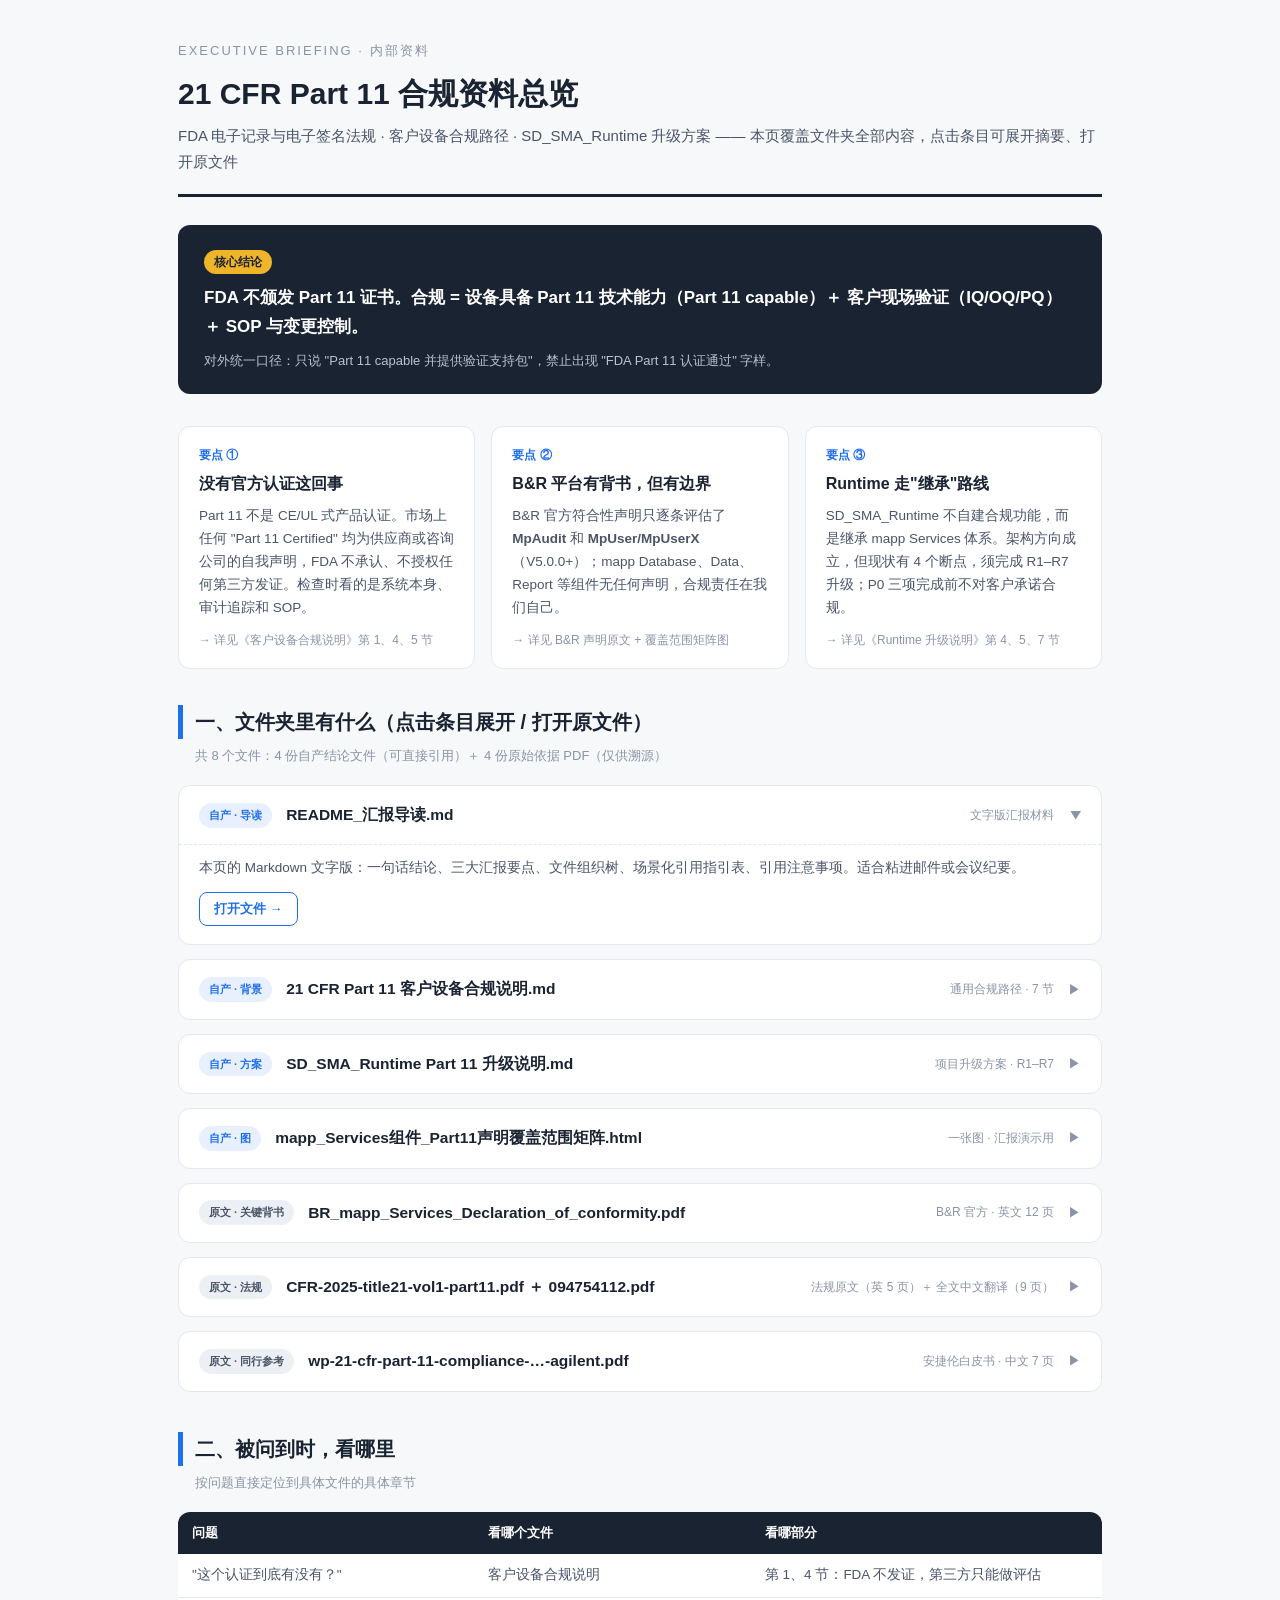
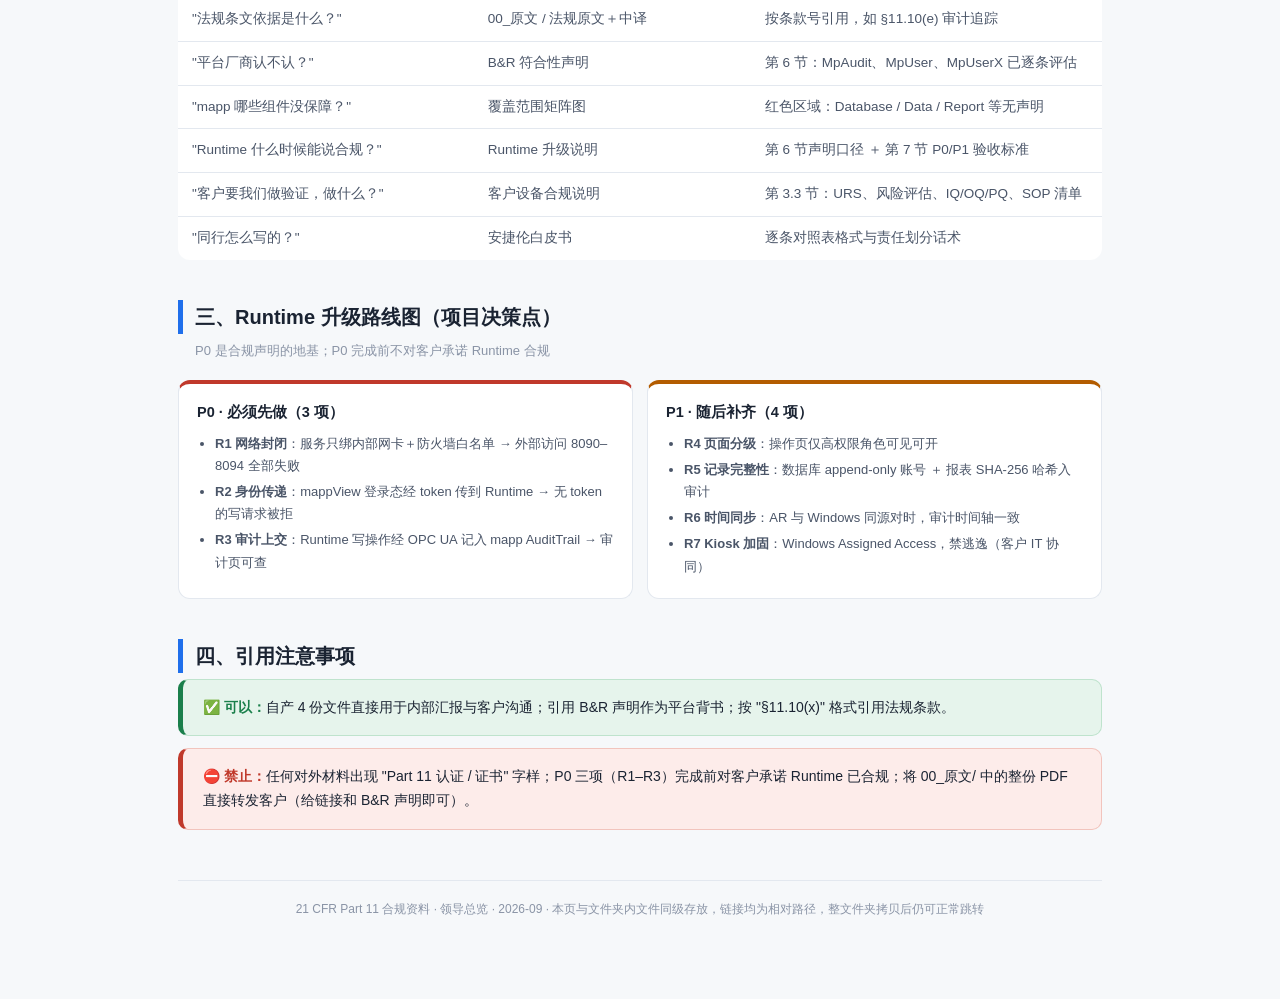
<file: FDA21Cfr11/领导总览_21CFR_Part11.html>
<!DOCTYPE html>
<html lang="zh-CN">
<head>
<meta charset="UTF-8">
<meta name="viewport" content="width=device-width, initial-scale=1.0">
<title>21 CFR Part 11 合规资料总览 · 领导版</title>
<style>
  :root{
    --ink:#1a2332; --ink2:#4a5568; --ink3:#8a94a6;
    --line:#e3e8ef; --bg:#f6f8fa; --card:#ffffff;
    --accent:#1f6feb; --accent-soft:#e8f0fe;
    --green:#1a7f4b; --green-soft:#e6f4ec;
    --amber:#b35c00; --amber-soft:#fdf1e3;
    --red:#c0392b; --red-soft:#fdecea;
  }
  *{margin:0;padding:0;box-sizing:border-box}
  body{font-family:"Microsoft YaHei","PingFang SC","Segoe UI",sans-serif;background:var(--bg);color:var(--ink);line-height:1.7}
  .wrap{max-width:980px;margin:0 auto;padding:40px 28px 80px}

  /* 头部 */
  header{border-bottom:3px solid var(--ink);padding-bottom:20px;margin-bottom:28px}
  .kicker{font-size:13px;letter-spacing:2px;color:var(--ink3);text-transform:uppercase}
  h1{font-size:30px;margin:6px 0 4px}
  .sub{color:var(--ink2);font-size:15px}

  /* 结论横幅 */
  .verdict{background:var(--ink);color:#fff;border-radius:12px;padding:22px 26px;margin-bottom:32px}
  .verdict .tag{display:inline-block;background:#f0b429;color:#1a2332;font-size:12px;font-weight:700;padding:2px 10px;border-radius:20px;margin-bottom:10px}
  .verdict p{font-size:17px;font-weight:600}
  .verdict small{display:block;margin-top:8px;color:#b8c2d0;font-size:13px;font-weight:400}

  /* 三卡片 */
  .cards{display:grid;grid-template-columns:repeat(3,1fr);gap:16px;margin-bottom:36px}
  .card{background:var(--card);border:1px solid var(--line);border-radius:12px;padding:18px 20px}
  .card .no{font-size:12px;font-weight:700;color:var(--accent)}
  .card h3{font-size:16px;margin:4px 0 8px}
  .card p{font-size:13.5px;color:var(--ink2)}
  .card .src{margin-top:10px;font-size:12px;color:var(--ink3)}

  /* 章节 */
  section{margin-bottom:40px}
  h2{font-size:20px;margin-bottom:6px;padding-left:12px;border-left:5px solid var(--accent)}
  .h2note{font-size:13px;color:var(--ink3);margin:4px 0 18px;padding-left:17px}

  /* 文件条目 */
  .doc{background:var(--card);border:1px solid var(--line);border-radius:12px;margin-bottom:14px;overflow:hidden}
  .doc-head{display:flex;align-items:center;gap:14px;padding:16px 20px;cursor:pointer;user-select:none}
  .doc-head:hover{background:#f0f4f9}
  .badge{flex:none;font-size:11px;font-weight:700;padding:3px 10px;border-radius:20px;white-space:nowrap}
  .b-core{background:var(--accent-soft);color:var(--accent)}
  .b-src{background:#eceff3;color:var(--ink2)}
  .doc-head h3{font-size:15.5px;flex:1}
  .doc-head .meta{font-size:12px;color:var(--ink3);white-space:nowrap}
  .doc-head .arrow{flex:none;color:var(--ink3);transition:transform .2s;font-size:13px}
  .doc.open .arrow{transform:rotate(90deg)}
  .doc-body{display:none;padding:0 20px 18px;border-top:1px dashed var(--line)}
  .doc.open .doc-body{display:block}
  .doc-body p{font-size:13.5px;color:var(--ink2);margin-top:12px}
  .doc-body ul{font-size:13.5px;color:var(--ink2);margin:8px 0 0 18px}
  .doc-body li{margin:3px 0}
  .open-link{display:inline-block;margin-top:12px;font-size:13px;font-weight:600;color:var(--accent);text-decoration:none;border:1px solid var(--accent);padding:5px 14px;border-radius:8px}
  .open-link:hover{background:var(--accent);color:#fff}

  /* 场景表 */
  table{width:100%;border-collapse:collapse;background:var(--card);border-radius:12px;overflow:hidden;font-size:13.5px}
  th{background:var(--ink);color:#fff;text-align:left;padding:10px 14px;font-size:13px}
  td{padding:10px 14px;border-bottom:1px solid var(--line);color:var(--ink2);vertical-align:top}
  tr:last-child td{border-bottom:none}
  td a{color:var(--accent);text-decoration:none;font-weight:600}
  td a:hover{text-decoration:underline}

  /* 警示条 */
  .warn{background:var(--red-soft);border:1px solid #f2c4bd;border-left:5px solid var(--red);border-radius:10px;padding:16px 20px;font-size:14px}
  .warn b{color:var(--red)}
  .ok{background:var(--green-soft);border:1px solid #bfe3cd;border-left:5px solid var(--green);border-radius:10px;padding:16px 20px;font-size:14px;margin-bottom:12px}
  .ok b{color:var(--green)}

  /* 路线图 */
  .road{display:grid;grid-template-columns:1fr 1fr;gap:14px}
  .phase{background:var(--card);border:1px solid var(--line);border-radius:12px;padding:16px 18px}
  .phase h4{font-size:14.5px;margin-bottom:8px}
  .phase.p0{border-top:4px solid var(--red)}
  .phase.p1{border-top:4px solid var(--amber)}
  .phase ul{margin-left:18px;font-size:13px;color:var(--ink2)}
  .phase li{margin:4px 0}

  footer{margin-top:50px;padding-top:18px;border-top:1px solid var(--line);font-size:12px;color:var(--ink3);text-align:center}
  @media(max-width:760px){.cards,.road{grid-template-columns:1fr}}
  @media print{.doc-body{display:block}.open-link{display:none}body{background:#fff}}
</style>
</head>
<body>
<div class="wrap">

<header>
  <div class="kicker">EXECUTIVE BRIEFING · 内部资料</div>
  <h1>21 CFR Part 11 合规资料总览</h1>
  <div class="sub">FDA 电子记录与电子签名法规 · 客户设备合规路径 · SD_SMA_Runtime 升级方案 —— 本页覆盖文件夹全部内容，点击条目可展开摘要、打开原文件</div>
</header>

<div class="verdict">
  <span class="tag">核心结论</span>
  <p>FDA 不颁发 Part 11 证书。合规 = 设备具备 Part 11 技术能力（Part 11 capable）＋ 客户现场验证（IQ/OQ/PQ）＋ SOP 与变更控制。</p>
  <small>对外统一口径：只说 "Part 11 capable 并提供验证支持包"，禁止出现 "FDA Part 11 认证通过" 字样。</small>
</div>

<div class="cards">
  <div class="card">
    <div class="no">要点 ①</div>
    <h3>没有官方认证这回事</h3>
    <p>Part 11 不是 CE/UL 式产品认证。市场上任何 "Part 11 Certified" 均为供应商或咨询公司的自我声明，FDA 不承认、不授权任何第三方发证。检查时看的是系统本身、审计追踪和 SOP。</p>
    <div class="src">→ 详见《客户设备合规说明》第 1、4、5 节</div>
  </div>
  <div class="card">
    <div class="no">要点 ②</div>
    <h3>B&R 平台有背书，但有边界</h3>
    <p>B&R 官方符合性声明只逐条评估了 <b>MpAudit</b> 和 <b>MpUser/MpUserX</b>（V5.0.0+）；mapp Database、Data、Report 等组件无任何声明，合规责任在我们自己。</p>
    <div class="src">→ 详见 B&R 声明原文 + 覆盖范围矩阵图</div>
  </div>
  <div class="card">
    <div class="no">要点 ③</div>
    <h3>Runtime 走"继承"路线</h3>
    <p>SD_SMA_Runtime 不自建合规功能，而是继承 mapp Services 体系。架构方向成立，但现状有 4 个断点，须完成 R1–R7 升级；P0 三项完成前不对客户承诺合规。</p>
    <div class="src">→ 详见《Runtime 升级说明》第 4、5、7 节</div>
  </div>
</div>

<!-- ============ 文件全览 ============ -->
<section>
<h2>一、文件夹里有什么（点击条目展开 / 打开原文件）</h2>
<div class="h2note">共 8 个文件：4 份自产结论文件（可直接引用）＋ 4 份原始依据 PDF（仅供溯源）</div>

<div class="doc open">
  <div class="doc-head"><span class="badge b-core">自产 · 导读</span><h3>README_汇报导读.md</h3><span class="meta">文字版汇报材料</span><span class="arrow">▶</span></div>
  <div class="doc-body">
    <p>本页的 Markdown 文字版：一句话结论、三大汇报要点、文件组织树、场景化引用指引表、引用注意事项。适合粘进邮件或会议纪要。</p>
    <a class="open-link" href="README_汇报导读.md">打开文件 →</a>
  </div>
</div>

<div class="doc">
  <div class="doc-head"><span class="badge b-core">自产 · 背景</span><h3>21 CFR Part 11 客户设备合规说明.md</h3><span class="meta">通用合规路径 · 7 节</span><span class="arrow">▶</span></div>
  <div class="doc-body">
    <p>回答"Part 11 到底是什么、谁要满足、设备商和客户各自做什么、第三方机构能做什么"。</p>
    <ul>
      <li><b>第 1 节</b>：Part 11 定义，FDA 窄解释，"不是认证体系"的依据</li>
      <li><b>第 2 节</b>：适用判定——predicate rule（21 CFR 211/820/58）+ 实际依赖电子记录</li>
      <li><b>第 3 节</b>：落地六步路径；设备侧技术能力对照表（§11.10 条款级）；IQ/OQ/PQ 交付物清单</li>
      <li><b>第 4 节</b>：第三方机构全景（SGS/TÜV/CSV 咨询），能做评估不能发证</li>
      <li><b>第 5 节</b>：与 510(k)、ISO 13485、EU Annex 11 的区别对照表</li>
      <li><b>第 6 节</b>：对外口径 + 客户侧最短闭环 5 步</li>
    </ul>
    <a class="open-link" href="21%20CFR%20Part%2011%20客户设备合规说明.md">打开文件 →</a>
  </div>
</div>

<div class="doc">
  <div class="doc-head"><span class="badge b-core">自产 · 方案</span><h3>SD_SMA_Runtime Part 11 升级说明.md</h3><span class="meta">项目升级方案 · R1–R7</span><span class="arrow">▶</span></div>
  <div class="doc-body">
    <p>回答"Runtime 如何继承 mapp Services 已有的合规能力"。客户架构：Hypervisor 同一工控机上 AR 侧跑 mapp Services，Windows 侧 mappView 全屏锁定为唯一入口，Runtime 网页经 WebViewer 分权呈现。</p>
    <ul>
      <li><b>继承了什么</b>：账号权限、密码策略、审计追踪、电子签名全部由 mapp UserX/AuditTrail 承担，Runtime 不重复自建</li>
      <li><b>四个断点</b>：A 网络旁路（8090–8094 端口可直连）／B 操作无归属（Runtime 不知道是哪个用户）／C 审计断链（Runtime 操作不入 mapp 审计）／D 自有记录不受控（数据、报表、时钟）</li>
      <li><b>升级项</b>：R1 网络封闭、R2 身份传递、R3 审计上交（P0）；R4 页面分级、R5 记录完整性、R6 时间同步、R7 Kiosk 加固（P1）</li>
      <li><b>第 6 节</b>：升级完成后对客户/审计方的标准声明口径（可直接引用）</li>
    </ul>
    <a class="open-link" href="SD_SMA_Runtime%20Part%2011%20升级说明.md">打开文件 →</a>
  </div>
</div>

<div class="doc">
  <div class="doc-head"><span class="badge b-core">自产 · 图</span><h3>mapp_Services组件_Part11声明覆盖范围矩阵.html</h3><span class="meta">一张图 · 汇报演示用</span><span class="arrow">▶</span></div>
  <div class="doc-body">
    <p>三档展示 mapp Services 全部组件与 B&R 声明的关系：</p>
    <ul>
      <li><b>绿色（已评估）</b>：MpAudit、MpUser/MpUserX —— B&R 官方逐条评估</li>
      <li><b>灰色（间接覆盖）</b>：AlarmX、Recipe、File、IO、PackML、CodeBox、Backup、OPC UA —— 可挂 MpAudit 事件，须显式配置</li>
      <li><b>红色（无声明）</b>：mapp Database、Data、Report、OEE/Energy、Sequence、Tweet —— 责任全在企业侧</li>
    </ul>
    <a class="open-link" href="mapp_Services组件_Part11声明覆盖范围矩阵.html">打开文件 →</a>
  </div>
</div>

<div class="doc">
  <div class="doc-head"><span class="badge b-src">原文 · 关键背书</span><h3>BR_mapp_Services_Declaration_of_conformity.pdf</h3><span class="meta">B&R 官方 · 英文 12 页</span><span class="arrow">▶</span></div>
  <div class="doc-body">
    <p>B&R 出具的 mapp Services 符合性声明，是我们对客户最有力的平台级背书。核心内容：MpAudit、MpUser、MpUserX 的功能性要求"已满足"，但明确指出<b>合规运营的前提是客户落实组织措施和 SOP</b>——这与我们的整体口径完全一致。</p>
    <a class="open-link" href="00_原文/BR_mapp_Services_Declaration_of_conformity.pdf">打开文件 →</a>
  </div>
</div>

<div class="doc">
  <div class="doc-head"><span class="badge b-src">原文 · 法规</span><h3>CFR-2025-title21-vol1-part11.pdf ＋ 094754112.pdf</h3><span class="meta">法规原文（英 5 页）＋ 全文中文翻译（9 页）</span><span class="arrow">▶</span></div>
  <div class="doc-body">
    <p>eCFR 2025 版 Part 11 全文（Subpart A 总则 / B 电子记录 / C 电子签名）及其中文全译。引用条款时按 "§11.10(d)" 格式，先查英文原文、再用中文翻译核对理解。</p>
    <a class="open-link" href="00_原文/CFR-2025-title21-vol1-part11.pdf">英文原文 →</a>
    <a class="open-link" href="00_原文/094754112.pdf">中文翻译 →</a>
  </div>
</div>

<div class="doc">
  <div class="doc-head"><span class="badge b-src">原文 · 同行参考</span><h3>wp-21-cfr-part-11-compliance-…-agilent.pdf</h3><span class="meta">安捷伦白皮书 · 中文 7 页</span><span class="arrow">▶</span></div>
  <div class="doc-body">
    <p>安捷伦为其 ACE 软件写的 Part 11 白皮书，逐条对照法规说明软件如何支持合规。两点价值：① 话术参考——"客户组织有责任确保功能得到妥善使用"正是行业通行的责任划分表述；② 结构参考——其附录逐条对照表可作为我们对外文档的格式模板。</p>
    <a class="open-link" href="00_原文/wp-21-cfr-part-11-compliance-ace-5994-7773zh-cn-agilent.pdf">打开文件 →</a>
  </div>
</div>
</section>

<!-- ============ 场景导航 ============ -->
<section>
<h2>二、被问到时，看哪里</h2>
<div class="h2note">按问题直接定位到具体文件的具体章节</div>
<table>
  <tr><th style="width:32%">问题</th><th style="width:30%">看哪个文件</th><th>看哪部分</th></tr>
  <tr><td>"这个认证到底有没有？"</td><td>客户设备合规说明</td><td>第 1、4 节：FDA 不发证，第三方只能做评估</td></tr>
  <tr><td>"法规条文依据是什么？"</td><td>00_原文 / 法规原文＋中译</td><td>按条款号引用，如 §11.10(e) 审计追踪</td></tr>
  <tr><td>"平台厂商认不认？"</td><td>B&R 符合性声明</td><td>第 6 节：MpAudit、MpUser、MpUserX 已逐条评估</td></tr>
  <tr><td>"mapp 哪些组件没保障？"</td><td>覆盖范围矩阵图</td><td>红色区域：Database / Data / Report 等无声明</td></tr>
  <tr><td>"Runtime 什么时候能说合规？"</td><td>Runtime 升级说明</td><td>第 6 节声明口径 ＋ 第 7 节 P0/P1 验收标准</td></tr>
  <tr><td>"客户要我们做验证，做什么？"</td><td>客户设备合规说明</td><td>第 3.3 节：URS、风险评估、IQ/OQ/PQ、SOP 清单</td></tr>
  <tr><td>"同行怎么写的？"</td><td>安捷伦白皮书</td><td>逐条对照表格式与责任划分话术</td></tr>
</table>
</section>

<!-- ============ 升级路线图 ============ -->
<section>
<h2>三、Runtime 升级路线图（项目决策点）</h2>
<div class="h2note">P0 是合规声明的地基；P0 完成前不对客户承诺 Runtime 合规</div>
<div class="road">
  <div class="phase p0">
    <h4>P0 · 必须先做（3 项）</h4>
    <ul>
      <li><b>R1 网络封闭</b>：服务只绑内部网卡＋防火墙白名单 → 外部访问 8090–8094 全部失败</li>
      <li><b>R2 身份传递</b>：mappView 登录态经 token 传到 Runtime → 无 token 的写请求被拒</li>
      <li><b>R3 审计上交</b>：Runtime 写操作经 OPC UA 记入 mapp AuditTrail → 审计页可查</li>
    </ul>
  </div>
  <div class="phase p1">
    <h4>P1 · 随后补齐（4 项）</h4>
    <ul>
      <li><b>R4 页面分级</b>：操作页仅高权限角色可见可开</li>
      <li><b>R5 记录完整性</b>：数据库 append-only 账号 ＋ 报表 SHA-256 哈希入审计</li>
      <li><b>R6 时间同步</b>：AR 与 Windows 同源对时，审计时间轴一致</li>
      <li><b>R7 Kiosk 加固</b>：Windows  Assigned Access，禁逃逸（客户 IT 协同）</li>
    </ul>
  </div>
</div>
</section>

<!-- ============ 注意事项 ============ -->
<section>
<h2>四、引用注意事项</h2>
<div class="ok">✅ <b>可以：</b>自产 4 份文件直接用于内部汇报与客户沟通；引用 B&R 声明作为平台背书；按 "§11.10(x)" 格式引用法规条款。</div>
<div class="warn">⛔ <b>禁止：</b>任何对外材料出现 "Part 11 认证 / 证书" 字样；P0 三项（R1–R3）完成前对客户承诺 Runtime 已合规；将 00_原文/ 中的整份 PDF 直接转发客户（给链接和 B&R 声明即可）。</div>
</section>

<footer>21 CFR Part 11 合规资料 · 领导总览 · 2026-09 · 本页与文件夹内文件同级存放，链接均为相对路径，整文件夹拷贝后仍可正常跳转</footer>
</div>

<script>
document.querySelectorAll('.doc-head').forEach(function(h){
  h.addEventListener('click',function(){h.parentElement.classList.toggle('open')});
});
</script>
</body>
</html>
</file>
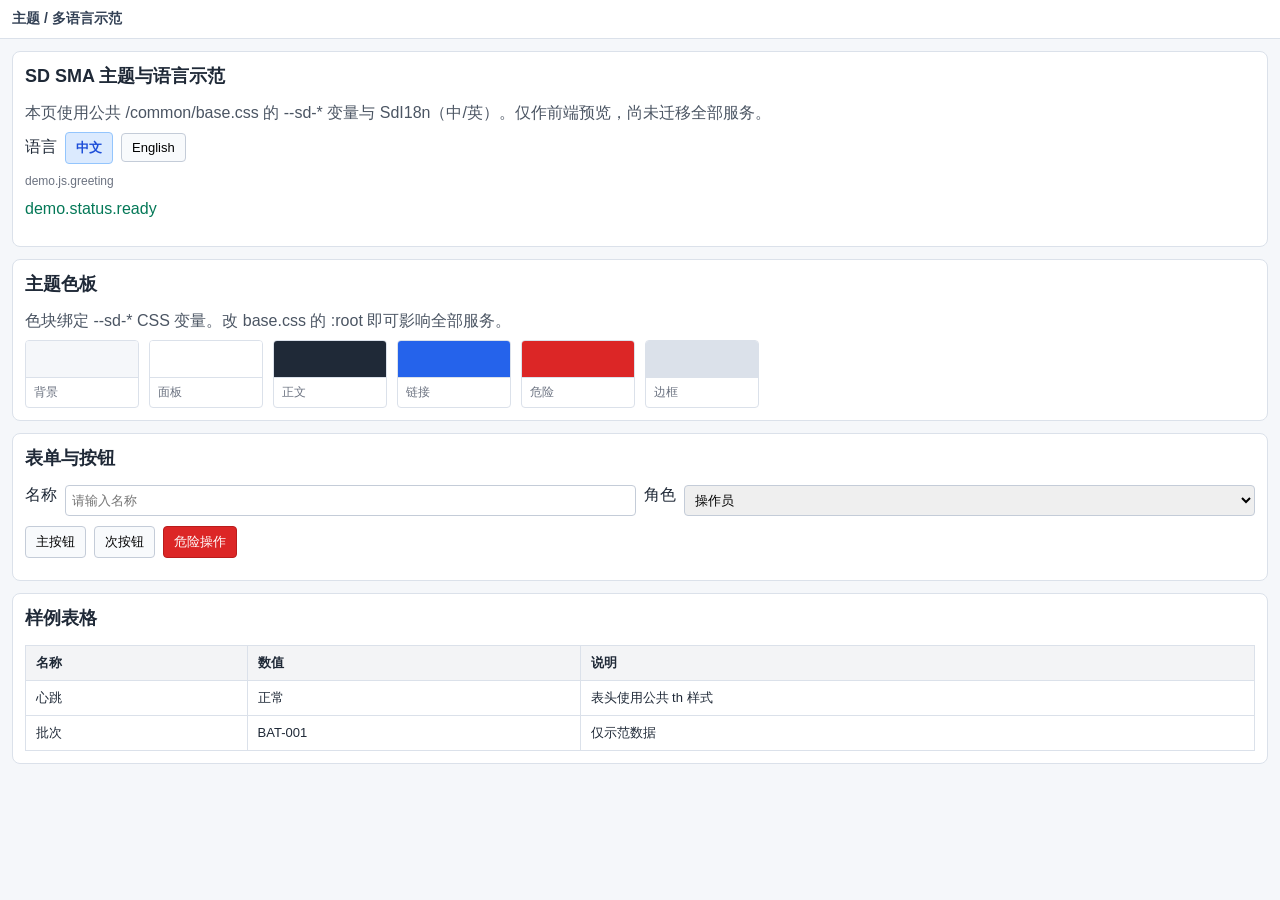
<file: _Prj/SD_SMA_COMMON/sd_sma_common/web/demo_theme_i18n.html>
<!doctype html>
<html lang="zh-CN">
  <head>
    <meta charset="UTF-8" />
    <meta name="viewport" content="width=device-width, initial-scale=1.0" />
    <title id="demoDocTitle">SD SMA 主题与语言示范</title>
    <!-- 相对路径: 既可用 python -m http.server 从本目录打开,也可经服务 /common/ 挂载 -->
    <link rel="stylesheet" href="./base.css?v=20261021_03" />
    <link rel="stylesheet" href="./demo_theme_i18n.css?v=20261021_03" />
  </head>
  <body class="demo-page">
    <nav class="page-nav" data-i18n-aria="nav.aria" aria-label="站内导航">
      <span class="page-nav-current" data-i18n="demo.nav.current">主题 / 多语言示范</span>
    </nav>

    <div class="layout layout-stack">
      <section class="panel">
        <h2 data-i18n="demo.title">SD SMA 主题与语言示范</h2>
        <p class="hint" data-i18n="demo.intro">
          本页使用公共 /common/base.css 的 --sd-* 变量与 SdI18n（中/英）。仅作前端预览，尚未迁移全部服务。
        </p>
        <div class="row demo-lang-row">
          <span class="inline-label" data-i18n="demo.lang.label">语言</span>
          <button type="button" data-demo-lang="zh" data-i18n="demo.lang.zh">中文</button>
          <button type="button" data-demo-lang="en" data-i18n="demo.lang.en">English</button>
          <span id="demoSwitchNote" class="muted"></span>
        </div>
        <p id="demoGreeting" class="muted demo-status"></p>
        <p id="demoStatus" class="ok demo-status"></p>
      </section>

      <section class="panel">
        <h2 data-i18n="demo.panel.theme.title">主题色板</h2>
        <p class="hint" data-i18n="demo.panel.theme.hint">
          色块绑定 --sd-* CSS 变量。改 base.css 的 :root 即可影响全部服务。
        </p>
        <div class="demo-swatches">
          <div class="demo-swatch">
            <div class="demo-swatch-chip" style="background: var(--sd-color-bg)"></div>
            <div class="demo-swatch-label" data-i18n="demo.token.bg">背景</div>
          </div>
          <div class="demo-swatch">
            <div class="demo-swatch-chip" style="background: var(--sd-color-panel-bg)"></div>
            <div class="demo-swatch-label" data-i18n="demo.token.panel">面板</div>
          </div>
          <div class="demo-swatch">
            <div class="demo-swatch-chip" style="background: var(--sd-color-text)"></div>
            <div class="demo-swatch-label" data-i18n="demo.token.text">正文</div>
          </div>
          <div class="demo-swatch">
            <div class="demo-swatch-chip" style="background: var(--sd-color-link)"></div>
            <div class="demo-swatch-label" data-i18n="demo.token.link">链接</div>
          </div>
          <div class="demo-swatch">
            <div class="demo-swatch-chip" style="background: var(--sd-color-danger)"></div>
            <div class="demo-swatch-label" data-i18n="demo.token.danger">危险</div>
          </div>
          <div class="demo-swatch">
            <div class="demo-swatch-chip" style="background: var(--sd-color-border)"></div>
            <div class="demo-swatch-label" data-i18n="demo.token.border">边框</div>
          </div>
        </div>
      </section>

      <section class="panel">
        <h2 data-i18n="demo.panel.form.title">表单与按钮</h2>
        <div class="row">
          <label for="demoName" data-i18n="demo.panel.form.name">名称</label>
          <input
            id="demoName"
            type="text"
            data-i18n-placeholder="demo.panel.form.namePlaceholder"
            placeholder="请输入名称"
          />
          <label for="demoRole" data-i18n="demo.panel.form.role">角色</label>
          <select id="demoRole">
            <option value="op" data-i18n="demo.panel.form.roleA">操作员</option>
            <option value="admin" data-i18n="demo.panel.form.roleB">管理员</option>
          </select>
        </div>
        <div class="row">
          <button type="button" data-i18n="demo.panel.form.submit">主按钮</button>
          <button type="button" data-i18n="demo.panel.form.reset">次按钮</button>
          <button type="button" class="danger-btn" data-i18n="demo.panel.form.danger">危险操作</button>
        </div>
      </section>

      <section class="panel">
        <h2 data-i18n="demo.panel.table.title">样例表格</h2>
        <table class="demo-table">
          <thead>
            <tr>
              <th data-i18n="demo.panel.table.col.name">名称</th>
              <th data-i18n="demo.panel.table.col.value">数值</th>
              <th data-i18n="demo.panel.table.col.note">说明</th>
            </tr>
          </thead>
          <tbody>
            <tr>
              <td data-i18n="demo.panel.table.row1.name">心跳</td>
              <td data-i18n="demo.panel.table.row1.value">正常</td>
              <td data-i18n="demo.panel.table.row1.note">表头使用公共 th 样式</td>
            </tr>
            <tr>
              <td data-i18n="demo.panel.table.row2.name">批次</td>
              <td data-i18n="demo.panel.table.row2.value">BAT-001</td>
              <td data-i18n="demo.panel.table.row2.note">仅示范数据</td>
            </tr>
          </tbody>
        </table>
      </section>
    </div>

    <script src="./zh.js?v=20261021_03"></script>
    <script src="./en.js?v=20261021_03"></script>
    <script src="./i18n.js?v=20261021_03"></script>
    <script src="./demo_theme_i18n.js?v=20261021_03"></script>
  </body>
</html>
</file>
<file: _Prj/SD_SMA_COMMON/sd_sma_common/web/base.css>
/* ============================================================
 * SD SMA 公共样式底座 (base.css)
 *
 * 所有服务页面统一引用: <link rel="stylesheet" href="/common/base.css?v=..." />
 * - 页面专属样式放各服务 static/,在 base 之后加载、可覆盖此处
 * - 调整整体风格只需改 :root 变量,全部服务生效
 * - 公共组件类(页面导航/面板/按钮/表单)只在此维护,禁止复制副本
 * ============================================================ */

:root {
  /* 颜色 */
  --sd-color-bg: #f5f7fa;
  --sd-color-text: #1f2937;
  --sd-color-panel-bg: #fff;
  --sd-color-border: #dbe1ea;
  --sd-color-border-input: #c4ccd8;
  --sd-color-link: #2563eb;
  --sd-color-muted: #6b7280;
  --sd-color-hover: #eef2f7;
  --sd-color-danger: #dc2626;
  --sd-color-danger-hover: #b91c1c;
  --sd-color-th-bg: #f3f4f6;
  /* 字体 */
  --sd-font: Arial, sans-serif;
  --sd-font-mono: Consolas, "Courier New", monospace;
  --sd-font-base: 13px;
  --sd-font-small: 12px;
  /* 圆角 */
  --sd-radius: 4px;
  --sd-radius-lg: 8px;
}

/* ---- 页面基础 ---- */

body {
  margin: 0;
  font-family: var(--sd-font);
  background: var(--sd-color-bg);
  color: var(--sd-color-text);
}

h2 {
  margin-top: 0;
  font-size: 18px;
}

/* ---- 顶部页内导航 ---- */

.page-nav {
  padding: 10px 12px;
  background: var(--sd-color-panel-bg);
  border-bottom: 1px solid var(--sd-color-border);
  font-size: 14px;
}

.page-nav a {
  color: var(--sd-color-link);
  text-decoration: none;
}

.page-nav a:hover {
  text-decoration: underline;
}

.page-nav-sep {
  margin: 0 8px;
  color: #94a3b8;
}

.page-nav-current {
  color: #334155;
  font-weight: 600;
}

/* ---- 布局与面板 ---- */

.layout {
  display: grid;
  grid-template-columns: 1fr 1.5fr;
  gap: 12px;
  padding: 12px;
  min-width: 0;
}

.layout.layout-stack {
  grid-template-columns: 1fr;
}

.panel {
  background: var(--sd-color-panel-bg);
  border: 1px solid var(--sd-color-border);
  border-radius: var(--sd-radius-lg);
  padding: 12px;
  min-width: 0;
}

.row {
  display: flex;
  flex-wrap: wrap;
  gap: 8px;
  margin-bottom: 10px;
}

/* ---- 表单控件 ---- */

input,
select,
button {
  font-size: var(--sd-font-base);
}

input,
select {
  padding: 6px;
  border: 1px solid var(--sd-color-border-input);
  border-radius: var(--sd-radius);
  flex: 1;
  min-width: 120px;
}

input[type="checkbox"] {
  flex: 0 0 auto;
  width: 18px;
  height: 18px;
  padding: 0;
}

/* ---- 按钮 ---- */

button {
  padding: 6px 10px;
  border: 1px solid var(--sd-color-border-input);
  border-radius: var(--sd-radius);
  background: #f8fafc;
  cursor: pointer;
}

button:hover {
  background: var(--sd-color-hover);
}

button.is-clicked {
  background: #dbeafe;
  border-color: #93c5fd;
  color: #1d4ed8;
}

.danger-btn {
  background: var(--sd-color-danger);
  border-color: var(--sd-color-danger-hover);
  color: #fff;
}

.danger-btn:hover {
  background: var(--sd-color-danger-hover);
}

/* ---- 文本修饰 ---- */

.muted {
  color: var(--sd-color-muted);
  font-size: var(--sd-font-small);
  overflow-wrap: anywhere;
}

.hint {
  margin: 8px 0;
  color: #4b5563;
}

.ok {
  color: #047857;
}

.warn {
  color: #b45309;
}

/* ---- 表格 ---- */

th {
  background: var(--sd-color-th-bg);
}

/* Launcher uses the shared controls at its existing touch-screen size. */
.sd-launcher button, .sd-launcher input, .sd-launcher select, .sd-launcher textarea { font: inherit; min-height: 56px; border-radius: var(--sd-radius-lg); border: 1px solid var(--sd-color-border); font-size: var(--sd-font-base); }
.sd-launcher button { padding: 0 24px; cursor: pointer; font-weight: 700; background: var(--sd-color-panel-bg); }
.sd-launcher button:disabled { opacity: .45; cursor: not-allowed; }
.sd-launcher .primary { background: var(--sd-color-link); color: var(--sd-color-panel-bg); border-color: var(--sd-color-link); }
.sd-launcher .secondary { background: var(--sd-color-panel-bg); color: var(--sd-color-text); }
.sd-launcher .danger { background: var(--sd-color-danger); color: var(--sd-color-panel-bg); border-color: var(--sd-color-danger); }
.sd-launcher .warning { background: var(--sd-color-muted); color: var(--sd-color-panel-bg); border-color: var(--sd-color-muted); }
.sd-launcher .panel { max-width: 1120px; margin: auto; }
.sd-launcher .panel label { display: block; font-weight: 700; margin: 15px 0; }
.sd-launcher .panel input, .sd-launcher .panel select, .sd-launcher .panel textarea, .sd-launcher dialog input { width: 100%; padding: 0 14px; margin-top: 7px; background: var(--sd-color-panel-bg); }
.sd-launcher .panel textarea { padding: 12px; min-height: 100px; }
.sd-launcher .hint, .sd-launcher small { color: var(--sd-color-muted); }

.sd-launcher fieldset { border: 0; padding: 0; margin: 0; }
.sd-launcher pre { white-space: pre-wrap; overflow-wrap: anywhere; }
</file>
<file: _Prj/SD_SMA_COMMON/sd_sma_common/web/demo_theme_i18n.css>
/* 示范页专属样式 — 不复制 base.css 公共类;只用 --sd-* 变量 */
.demo-page .demo-swatches {
  display: flex;
  flex-wrap: wrap;
  gap: 10px;
  margin-top: 8px;
}

.demo-page .demo-swatch {
  width: 112px;
  border: 1px solid var(--sd-color-border);
  border-radius: var(--sd-radius);
  overflow: hidden;
  background: var(--sd-color-panel-bg);
}

.demo-page .demo-swatch-chip {
  height: 36px;
  border-bottom: 1px solid var(--sd-color-border);
}

.demo-page .demo-swatch-label {
  padding: 6px 8px;
  font-size: var(--sd-font-small);
  color: var(--sd-color-muted);
}

.demo-page .demo-table {
  width: 100%;
  border-collapse: collapse;
  font-size: var(--sd-font-base);
}

.demo-page .demo-table th,
.demo-page .demo-table td {
  border: 1px solid var(--sd-color-border);
  padding: 8px 10px;
  text-align: left;
}

.demo-page .demo-lang-row {
  align-items: center;
}

.demo-page .demo-lang-row button.is-active {
  background: #dbeafe;
  border-color: #93c5fd;
  color: #1d4ed8;
  font-weight: 600;
}

.demo-page .demo-status {
  margin-top: 4px;
}
</file>
